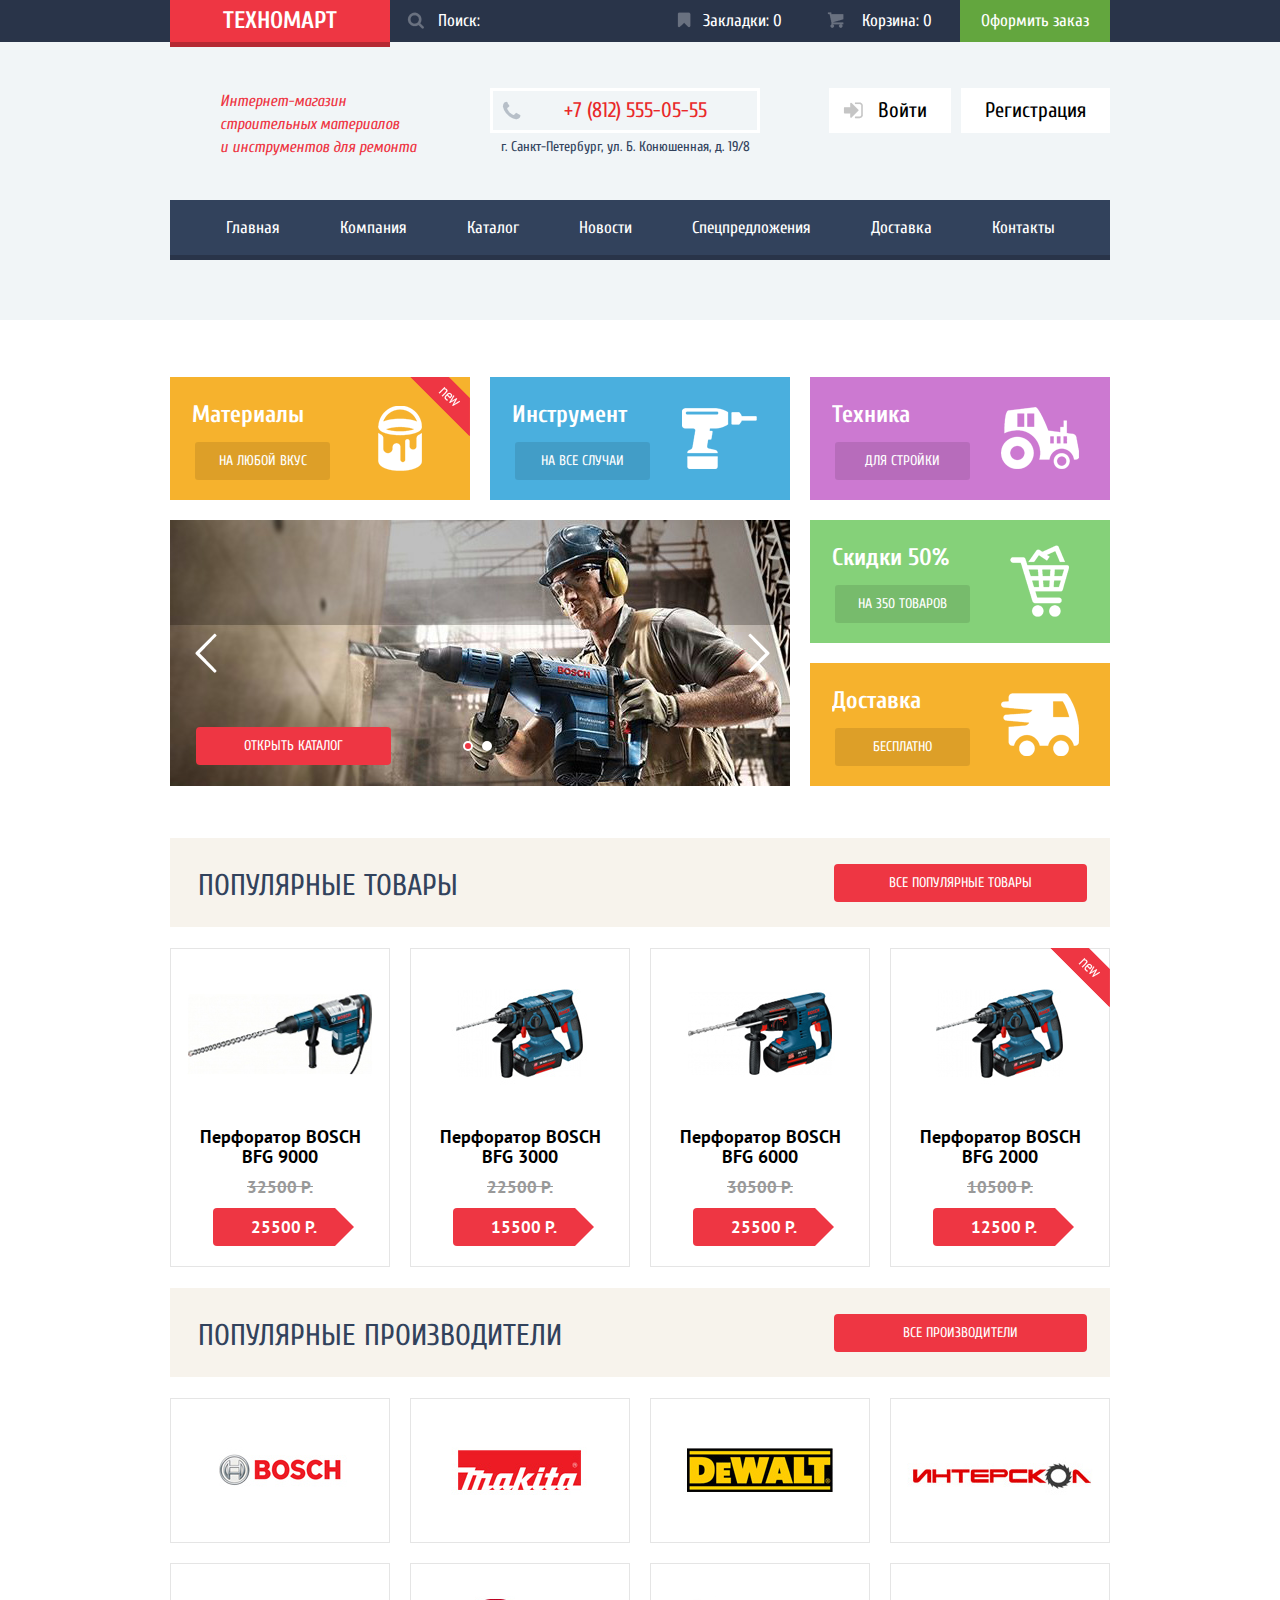
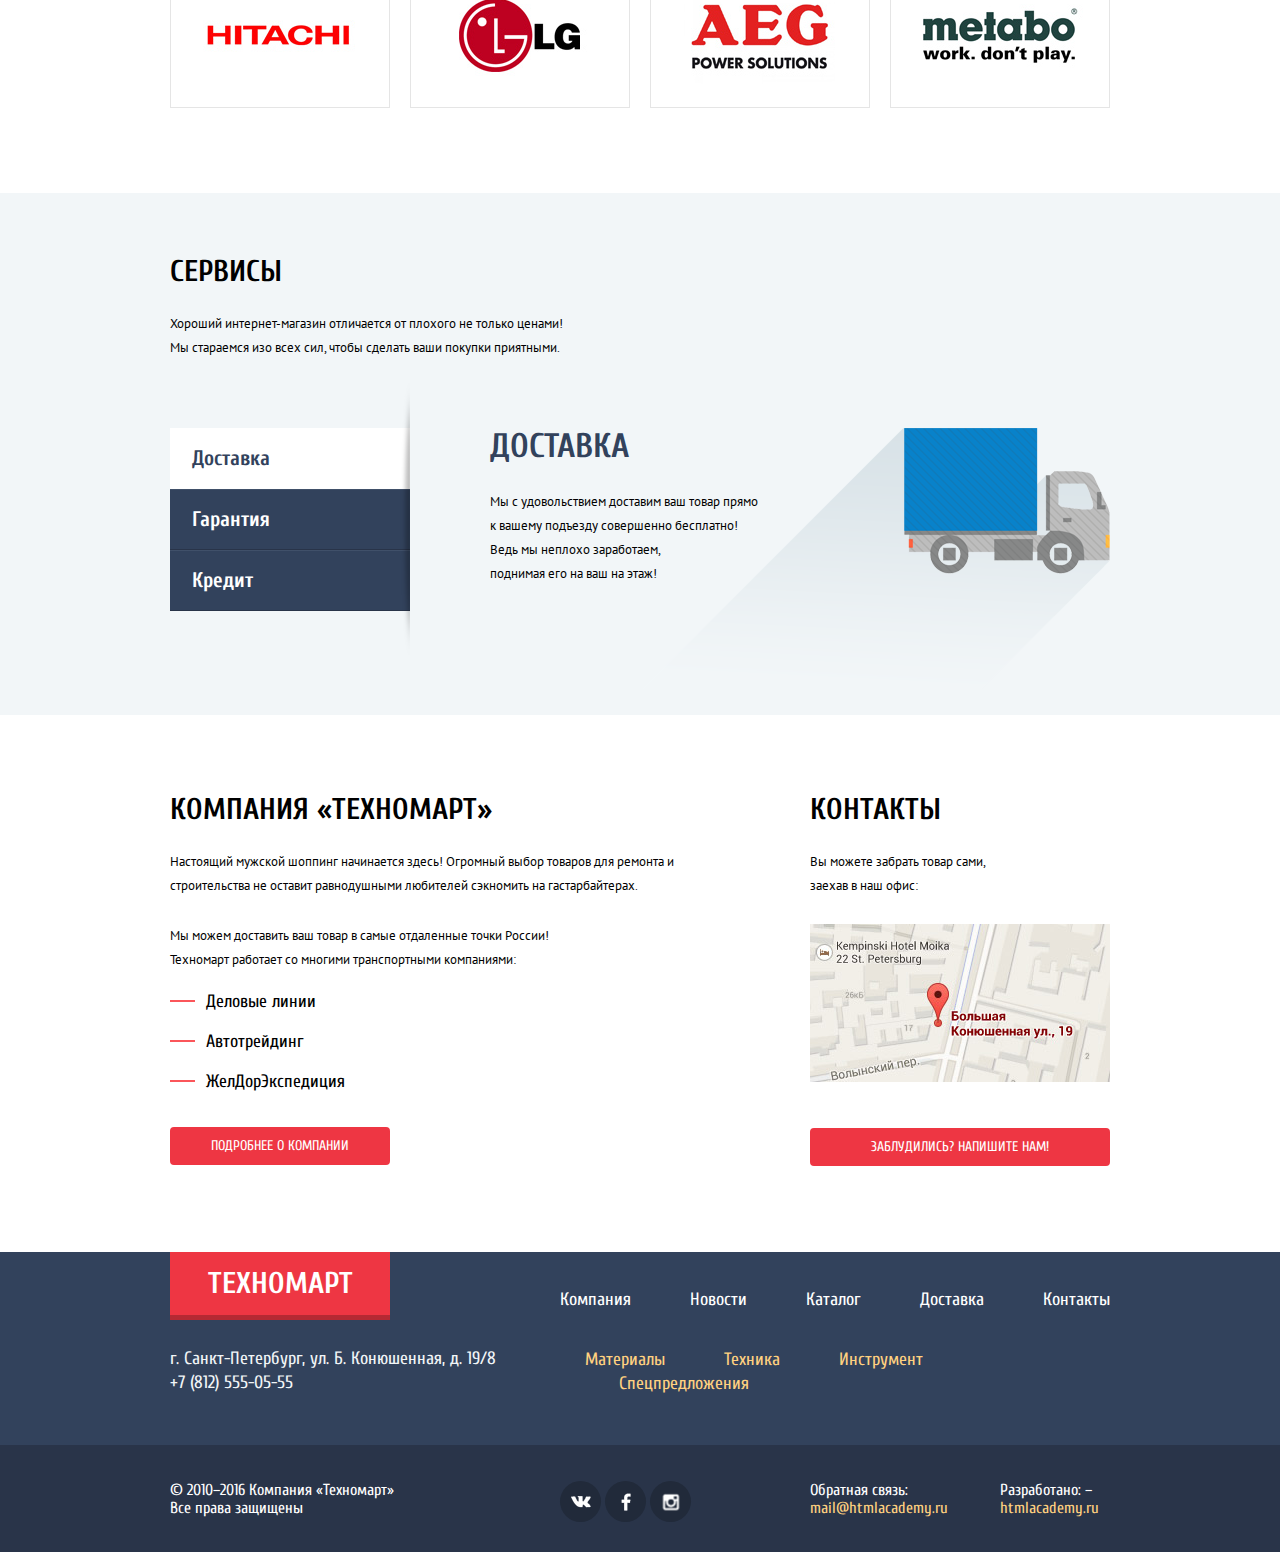
<file: index.html>
<!DOCTYPE html>
<html lang="ru">
  <head>
     <meta charset="UTF-8">
     <meta name="keywords" content="Перфораторы, стройматериалы, все для ремонта">
     <meta name="description" content="Интернет-магазин строительных материалов и инструментов для ремонта">
     <link href='https://fonts.googleapis.com/css?family=PT+Sans:400,700&amp;subset=latin,cyrillic' rel='stylesheet' type='text/css'>
     <link href='https://fonts.googleapis.com/css?family=Cuprum:400,700,400italic&amp;subset=latin,cyrillic' rel='stylesheet' type='text/css'>
     <link rel="stylesheet" href="css/normalize.css">
     <link rel="stylesheet" href="css/style.css">
     <title>Техномарт</title>
  </head>
  <body>
    <!-- Top section -->
    <div class="top-section">
      <div class="container clearfix">
      <!-- Top-section-left -->
        <div class="top-section-left clearfix">
          <a class="logo top-logo logo-link-disabled" href="index.html">Техномарт</a>
            <form class="search-form" method="get" action="#">
              <input class="search-input" type="text" name="search" id="id-search" placeholder="Поиск:">
              <label class="search-label" for="id-search">Поиск</label>
            </form>
        </div>
        <!-- Top-section-right -->
        <div class="top-section-right">
          <a class="top-section-btn bookmarks-btn" href="#">Закладки: <span class="bookamrks-count">0</span></a>
          <a class="top-section-btn cart-btn" href="#">Корзина: <span class="cart-count">0</span></a>
          <a class="top-section-btn order-btn" href="#">Оформить заказ</a>
        </div>
      </div>
    </div>
    <!-- Header -->
    <div class="header">
      <div class="container">
        <div class="header-section clearfix">
          <p class="shop-description">Интернет-магазин строительных материалов<br> и инструментов для ремонта</p>
          <div class="header-contacts">
            <span class="header-phone">+7 (812) 555-05-55</span>
            <span class="header-address">г. Санкт-Петербург, ул. Б. Конюшенная, д. 19/8</span>
          </div>
          <!-- User-block -->
          <div class="user-block">
            <div class="user-block-buttons">
              <a href="#" class="user-block-btn login-btn">Войти</a>
              <a href="#" class="user-block-btn register-btn">Регистрация</a>
            </div>
          </div>
        </div>
        <ul class="navigation">
          <li><a href="#">Главная</a></li>
          <li><a href="#">Компания</a></li>
          <li><a href="catalog.html">Каталог</a></li>
          <li><a href="#">Новости</a></li>
          <li><a href="#">Спецпредложения</a></li>
          <li><a href="#">Доставка</a></li>
          <li><a href="#">Контакты</a></li>
        </ul>
      </div>
    </div>
    <!-- Index-content -->
    <div class="index-content">
      <!-- Offers -->
      <div class="container">
        <!-- Offers-top-section -->
        <div class="offers-top-section clearfix">
          <!-- Offer -->
          <div class="offer offer-1 clearfix">
            <div class="new-flag offer-new-flag">Новинка</div>
            <div class="offer-section">
              <h2 class="offer-title">Материалы</h2>
              <a class="offer-link" href="#">На любой вкус</a>
            </div>
          </div>
          <!-- Offer -->
          <div class="offer offer-2 clearfix">
            <div class="offer-section">
              <h2 class="offer-title">Инструмент</h2>
              <a class="offer-link" href="#">На все случаи</a>
            </div>
          </div>
          <!-- Offer -->
          <div class="offer offer-3 clearfix">
            <div class="offer-section">
              <h2 class="offer-title">Техника</h2>
              <a class="offer-link" href="#">Для стройки</a>
            </div>
          </div>
        </div>
        <!-- Offers-section -->
        <div class="offers-section clearfix">
        <!-- Slider -->
          <div class="slider">
            <input type="radio" name="slides" id="id-slide-1" value="slide-1" checked>
            <input type="radio" name="slides" id="id-slide-2" value="slide-2">
            <label class="slider-arrow arrow-left" for="id-slide-1"></label>
            <label class="slider-arrow arrow-right" for="id-slide-2"></label>
            <div class="slider-controls">
              <label for="id-slide-1"></label>
              <label for="id-slide-2"></label>
            </div>
            <div class="slides">
              <div class="slide slide-1 hidden">
                <div class="slide-header">
                  <h2 class="slide-title">Перфораторы</h2>
                  <p class="slide-info">Настоящие мужские игрушки</p>
                </div>
                <img src="img/slide_1.jpg" alt="Слайд 1" width="620" height="266">
                <a class="btn slide-btn" href="#">Открыть каталог</a>
              </div>
              <div class="slide slide-2 hidden">
                <div class="slide-header">
                  <h2 class="slide-title">Дрели</h2>
                  <p class="slide-info">Соседям на радость!</p>
                </div>
                <img src="img/slide_2.jpg" alt="Слайд 2" width="620" height="266">
                <a class="btn slide-btn" href="#">Открыть каталог</a>
              </div>
            </div>
          </div>
          <!-- Offers-section-right -->
          <div class="offers-section-right">
            <!-- Offer -->
            <div class="offer offer-4 clearfix">
              <div class="offer-section">
                <h2 class="offer-title">Скидки 50%</h2>
                <a class="offer-link" href="#">На 350 товаров</a>
              </div>
            </div>
            <!-- Offer -->
            <div class="offer offer-5 clearfix">
              <div class="offer-section">
                <h2 class="offer-title">Доставка</h2>
                <a class="offer-link" href="#">Бесплатно</a>
              </div>
            </div>
          </div>
        </div>
        <!-- Index-popular -->
        <div class="index-popular">
          <div class="index-popular-header clearfix">
            <h2 class="index-popular-title">Популярные товары</h2>
            <a class="btn popular-header-btn" href="#">Все популярные товары</a>
          </div>
          <!-- Блок-выравниватель  -->
          <div class="items-row">
            <ul class="index-popular-items">
                <!-- Item -->
              <li class="catalog-item">
                <div class="catalog-actions">
                  <a class="item-action item-action-buy" href="#">Купить</a>
                  <a class="item-action item-action-bookmark" href="#">В закладки</a>
                </div>
                <div class="catalog-item-image">
                  <img src="img/bfg9000_preview.jpg" alt="BFG 9000" width="218" height="170">
                </div>
                <span class="catalog-item-category">Перфоратор BOSCH<br>
                BFG 9000</span>
                <span class="catalog-item-discount">32500 Р.</span>
                <div class="catalog-item-price">25500 Р.</div>
              </li>
              <!-- Item -->
              <li class="catalog-item">
                <div class="catalog-actions">
                  <a class="item-action item-action-buy" href="#">Купить</a>
                  <a class="item-action item-action-bookmark" href="#">В закладки</a>
                </div>
                <div class="catalog-item-image">
                  <img src="img/bfg3000_preview.jpg" alt="BFG 3000"  width="218" height="170">
                </div>
                <span class="catalog-item-category">Перфоратор BOSCH<br>
                BFG 3000</span>
                <span class="catalog-item-discount">22500 Р.</span>
                <div class="catalog-item-price">15500 Р.</div>
              </li>
              <!-- Item -->
              <li class="catalog-item">
                <div class="catalog-actions">
                  <a class="item-action item-action-buy" href="#">Купить</a>
                  <a class="item-action item-action-bookmark" href="#">В закладки</a>
                </div>
                <div class="catalog-item-image">
                  <img src="img/bfg6000_preview.jpg" alt="BFG 6000" width="218" height="170" >
                </div>
                <span class="catalog-item-category">Перфоратор BOSCH<br>
                BFG 6000</span>
                <span class="catalog-item-discount">30500 Р.</span>
                <div class="catalog-item-price">25500 Р.</div>
              </li>
              <!-- Item -->
              <li class="catalog-item">
                <div class="new-flag catalog-new-flag">Новинка</div>
                <div class="catalog-actions">
                  <a class="item-action item-action-buy" href="#">Купить</a>
                  <a class="item-action item-action-bookmark" href="#">В закладки</a>
                </div>
                <div class="catalog-item-image">
                  <img src="img/bfg2000_preview.jpg" alt="BFG 2000"  width="218"  height="170">
                </div>
                <span class="catalog-item-category">Перфоратор BOSCH<br>
                BFG 2000</span>
                <span class="catalog-item-discount">10500 Р.</span>
                <div class="catalog-item-price">12500 Р.</div>
              </li>
            </ul>
          </div>
        </div>
        <!-- Index-popular -->
        <div class="index-popular">
          <div class="index-popular-header clearfix">
            <h2 class="index-popular-title">Популярные производители</h2>
            <a href="#" class="btn popular-header-btn">Все производители</a>
          </div>
          <div class="items-row">
            <ul class="index-popular-brands">
              <li><a class="brand" href="#"><img src="img/bosch.jpg" alt="Bosh" width="218" height="143"></a></li>
              <li><a class="brand" href="#"><img src="img/Makita.jpg" alt="Makita" width="218" height="143"></a></li>
              <li><a class="brand" href="#"><img src="img/DeWALT.jpg" alt="DeWalt" width="218" height="143"></a></li>
              <li><a class="brand" href="#"><img src="img/Interscol.jpg" alt="Interscol" width="218" height="143"></a></li>
              <li><a class="brand" href="#"><img src="img/Hitachi.jpg" alt="Hitachi" width="218" height="143"></a></li>
              <li><a class="brand" href="#"><img src="img/LG.jpg" alt="LG" width="218" height="143"></a></li>
              <li><a class="brand" href="#"><img src="img/AEG.jpg" alt="AEG" width="218" height="143"></a></li>
              <li><a class="brand" href="#"><img src="img/Metabo.jpg" alt="Metabo" width="218" height="143"></a></li>
            </ul>
          </div>
        </div>
      </div>
    </div>
    <!-- Services -->
    <div class="services">
      <div class="container">
        <div class="services-header clearfix">
          <h3 class="services-title">Сервисы</h3>
          <p class="services-description">Хороший интернет-магазин отличается от плохого не только ценами!<br>
          Мы стараемся изо всех сил, чтобы сделать ваши покупки приятными.</p>
        </div>
        <!-- Services-section -->
        <div class="services-section clearfix">
          <input type="radio" name="services" id="id-service-1" checked>
          <input type="radio" name="services" id="id-service-2">
          <input type="radio" name="services" id="id-service-3">
          <ul class="services-menu">
            <li>
              <label class="services-menu-item" for="id-service-1">Доставка</label>
            </li>
            <li>
              <label class="services-menu-item" for="id-service-2">Гарантия</label>
            </li>
            <li>
              <label class="services-menu-item" for="id-service-3">Кредит</label>
            </li>
          </ul>
          <div class="service-info service-1-info">
            <h2 class="service-info-title">Доставка</h2>
            <p class="service-info-description">Мы с удовольствием доставим ваш товар прямо<br> к вашему подъезду совершенно бесплатно!<br>
            Ведь мы неплохо заработаем,<br> поднимая его на ваш на этаж!</p>
            <div class="service-image">
              <img src="img/service_car.png" alt="Доставка" width="468" height="261">
            </div>
          </div>
          <div class="service-info service-2-info hidden ">
            <h2 class="service-info-title">Гарантия</h2>
            <p class="service-info-description">Если купленный у нас товар поломается или заискрит,<br>
             а также в случае пожара, спровоцированного его возгаранием,<br>
             вы всегда можете быть уверены в нашей гарантии. Мы обменяем<br>
            сгоревший товар на новый.<br>
             Дом уж восстановите как-нибудь сами.</p>
            <div class="service-image">
              <img src="img/service_guarantee.png" alt="Гарантия" width="389"  height="261">
            </div>
          </div>
          <div class="service-info service-3-info hidden">
            <h2 class="service-info-title">Кредит</h2>
            <p class="service-info-description">Залезть в долговую яму стало проще!<br>
            Кредитные консультанты придут вам на помощь.</p>
            <a class="btn service-info-btn" href="#">Отправить заявку</a>
            <div class="service-image">
              <img src="img/service_credit.png" alt="Кредит" width="465" height="261">
            </div>
          </div>
        </div>
      </div>
    </div>
    <!-- Information -->
    <div class="info clearfix">
      <div class="container">
        <!-- Information-section-left -->
        <div class="info-section-left clearfix">
          <h3 class="info-section-title">Компания &laquo;Техномарт&raquo;</h3>
          <p class="info-section-description">Настоящий мужской шоппинг начинается здесь!
          Огромный выбор товаров для ремонта и строительства не оставит равнодушными любителей
          сэкномить на гастарбайтерах.</p>
          <p class="info-section-description">Мы можем доставить ваш товар в самые отдаленные точки России!<br>
          Техномарт работает со многими транспортными компаниями:</p>
          <ul class="info-section-list">
            <li>Деловые линии</li>
            <li>Автотрейдинг</li>
            <li>ЖелДорЭкспедиция</li>
          </ul>
          <a class="btn info-section-left-btn" href="#">Подробнее о компании</a>
        </div>
        <!-- Information-section-right -->
        <div class="info-section-right">
          <h3 class="info-section-title">Контакты</h3>
          <p class="info-section-description">Вы можете забрать товар сами, <br>
          заехав в наш офис:</p>
          <div class="map-preview">
            <iframe src="https://www.google.com/maps/embed?pb=!1m18!1m12!1m3!1d3361.2849443839336!2d30.32106132297037!3d59.93824860270217!2m3!1f0!2f0!3f0!3m2!1i1024!2i768!4f13.1!3m3!1m2!1s0x4696310fb661d55f%3A0xd0cc7f055debe430!2z0JHQvtC70YzRiNCw0Y8g0JrQvtC90Y7RiNC10L3QvdCw0Y8g0YPQuy4sINCh0LDQvdC60YIt0J_QtdGC0LXRgNCx0YPRgNCzLCDQoNC-0YHRgdC40Y8sIDE5MTE4Ng!5e0!3m2!1sru!2sus!4v1456087288458" width="300" height="158" style="border:0" allowfullscreen></iframe>
            <!-- Я не знаю как по другому -->
            <!--проследить клик для Javascript -->
            <!--поэтому сделал этот overlay -->
            <div class="map-overlay"></div>
          </div>
          <a class="btn info-section-right-btn show-write-us" href="#">Заблудились? Напишите нам!</a>
        </div>
      </div>
    </div>
    <!-- Footer -->
    <div class="footer">
      <div class="container clearfix">
      <!-- Footer-section-left  -->
        <div class="footer-section-left">
          <a class="logo footer-logo logo-link-disabled" href="index.html">Техномарт</a>
          <p class="footer-address">г. Санкт-Петербург, ул. Б. Конюшенная, д. 19/8<br>
          +7 (812) 555-05-55</p>
        </div>
      <!-- Footer-section-right  -->
        <div class="footer-section-right">
          <ul class="footer-menu footer-menu-1">
            <li><a href="#">Компания</a></li>
            <li><a href="#">Новости</a></li>
            <li><a href="#">Каталог</a></li>
            <li><a href="#">Доставка</a></li>
            <li><a href="#">Контакты</a></li>
          </ul>
          <ul class="footer-menu footer-menu-2">
            <li><a href="#">Материалы</a></li>
            <li><a href="#">Техника</a></li>
            <li><a href="#">Инструмент</a></li>
            <li><a href="#">Спецпредложения</a></li>
          </ul>
        </div>
      </div>
    </div>
    <!-- Bottom-section -->
    <div class="bottom-section clearfix">
      <div class="container">
        <p class="bottom-copyright">&copy; 2010–2016 Компания «Техномарт»<br>
        Все права защищены</p>
        <div class="bottom-socials">
          <a class="social-btn social-btn-vk" href="#">Вконтакте</a>
          <a class="social-btn social-btn-fb" href="#">Фейсбук</a>
          <a class="social-btn social-btn-instagram" href="#">Инстаграм</a>
        </div>
        <div class="bottom-contacts">
          <p class="bottom-contacts-section call-back">Обратная связь:<br><a href="#">mail@htmlacademy.ru</a></p>
          <p class="bottom-contacts-section design-by">Разработано: &#8211;<br><a href="#">htmlacademy.ru</a></p>
        </div>
      </div>
    </div>
    <!-- /////////////////////////////////////// -->
    <!-- /////////////// Pop-ups ////////////////-->
    <!-- /////////////////////////////////////// -->
    <!-- write-us form  -->
    <form class="write-us-form hidden" action="#" method="post">
      <i class="close-button write-us-close">Закрыть</i>
      <div class="popup-container clearfix">
        <div class="write-us-inputs-left">
          <label for="id-your-name">Ваше имя:</label>
          <input type="text" name="your-name" id="id-your-name" placeholder="Представьтесь, пожалуйста">
        </div>
        <div class="write-us-inputs-right">
          <label for="id-your-email">Ваш e-mail:</label>
          <input type="text" name="your-email" id="id-your-email" placeholder="Для отправки ответа">
        </div>
        <label for="id-message">Текст письма:</label>
        <textarea name="message" id="id-message" cols="30" rows="10">В свободной форме
        </textarea>
      </div>
      <div class="write-us-section">
        <button class="btn write-us-btn" type="submit">Отправить</button>
      </div>
    </form>
    <!--Popup Cart +  -->
    <div class="cart-plus hidden">
      <i class="close-button">Закрыть</i>
      <div class="cart-plus-section">
        <div class="popup-container">
          <p class="cart-plus-salute">Товар добавлен в корзину!</p>
        </div>
      </div>
      <div class="cart-plus-section-bottom clearfix">
        <div class="cart-plus-container">
          <a class="btn cart-plus-order" href="#">Оформить заказ</a>
          <a class="btn cart-plus-continue" href="#">Продолжить покупки</a>
        </div>
      </div>
    </div>
    <!--  Popup map  -->
    <div class="popup-map hidden">
      <i class="close-button map-close">Закрыть</i>
      <div class="big-map">
        <iframe src="https://www.google.com/maps/embed?pb=!1m14!1m12!1m3!1d2826.4228512996183!2d30.321970045070064!3d59.93906529517886!2m3!1f0!2f0!3f0!3m2!1i1024!2i768!4f13.1!5e0!3m2!1sru!2s!4v1455826397692" width="940" height="450" style="border:0" allowfullscreen></iframe>
      </div>
    </div>
    <div class="overlay hidden"></div>
    <!-- Javascript -->
    <script>
      var miniMap = document.querySelector(".map-overlay");
      var popup = document.querySelector(".popup-map");
      var overlay = document.querySelector(".overlay");
      var mapClose = document.querySelector(".map-close");
      var showWriteForm = document.querySelector(".show-write-us");
      var popupWriteUs = document.querySelector(".write-us-form");
      var writeUsClose = document.querySelector(".write-us-close");


      miniMap.addEventListener("click", function(event) {
        event.preventDefault();
        popup.classList.remove("hidden");
        overlay.classList.remove("hidden");
      });

      mapClose.addEventListener("click", function(event) {
        event.preventDefault();
        popup.classList.add("hidden");
        overlay.classList.add("hidden");
      });

      overlay.addEventListener("click", function(event) {
        event.preventDefault();
        popup.classList.add("hidden");
        overlay.classList.add("hidden");
        popupWriteUs.classList.add("hidden");
      });

      showWriteForm.addEventListener("click", function(event) {
        event.preventDefault();
        popupWriteUs.classList.remove("hidden");
        overlay.classList.remove("hidden");
      });

      writeUsClose.addEventListener("click", function(event) {
        event.preventDefault();
        popupWriteUs.classList.add("hidden");
        overlay.classList.add("hidden");
      });
    </script>
  </body>
</html>
</file>
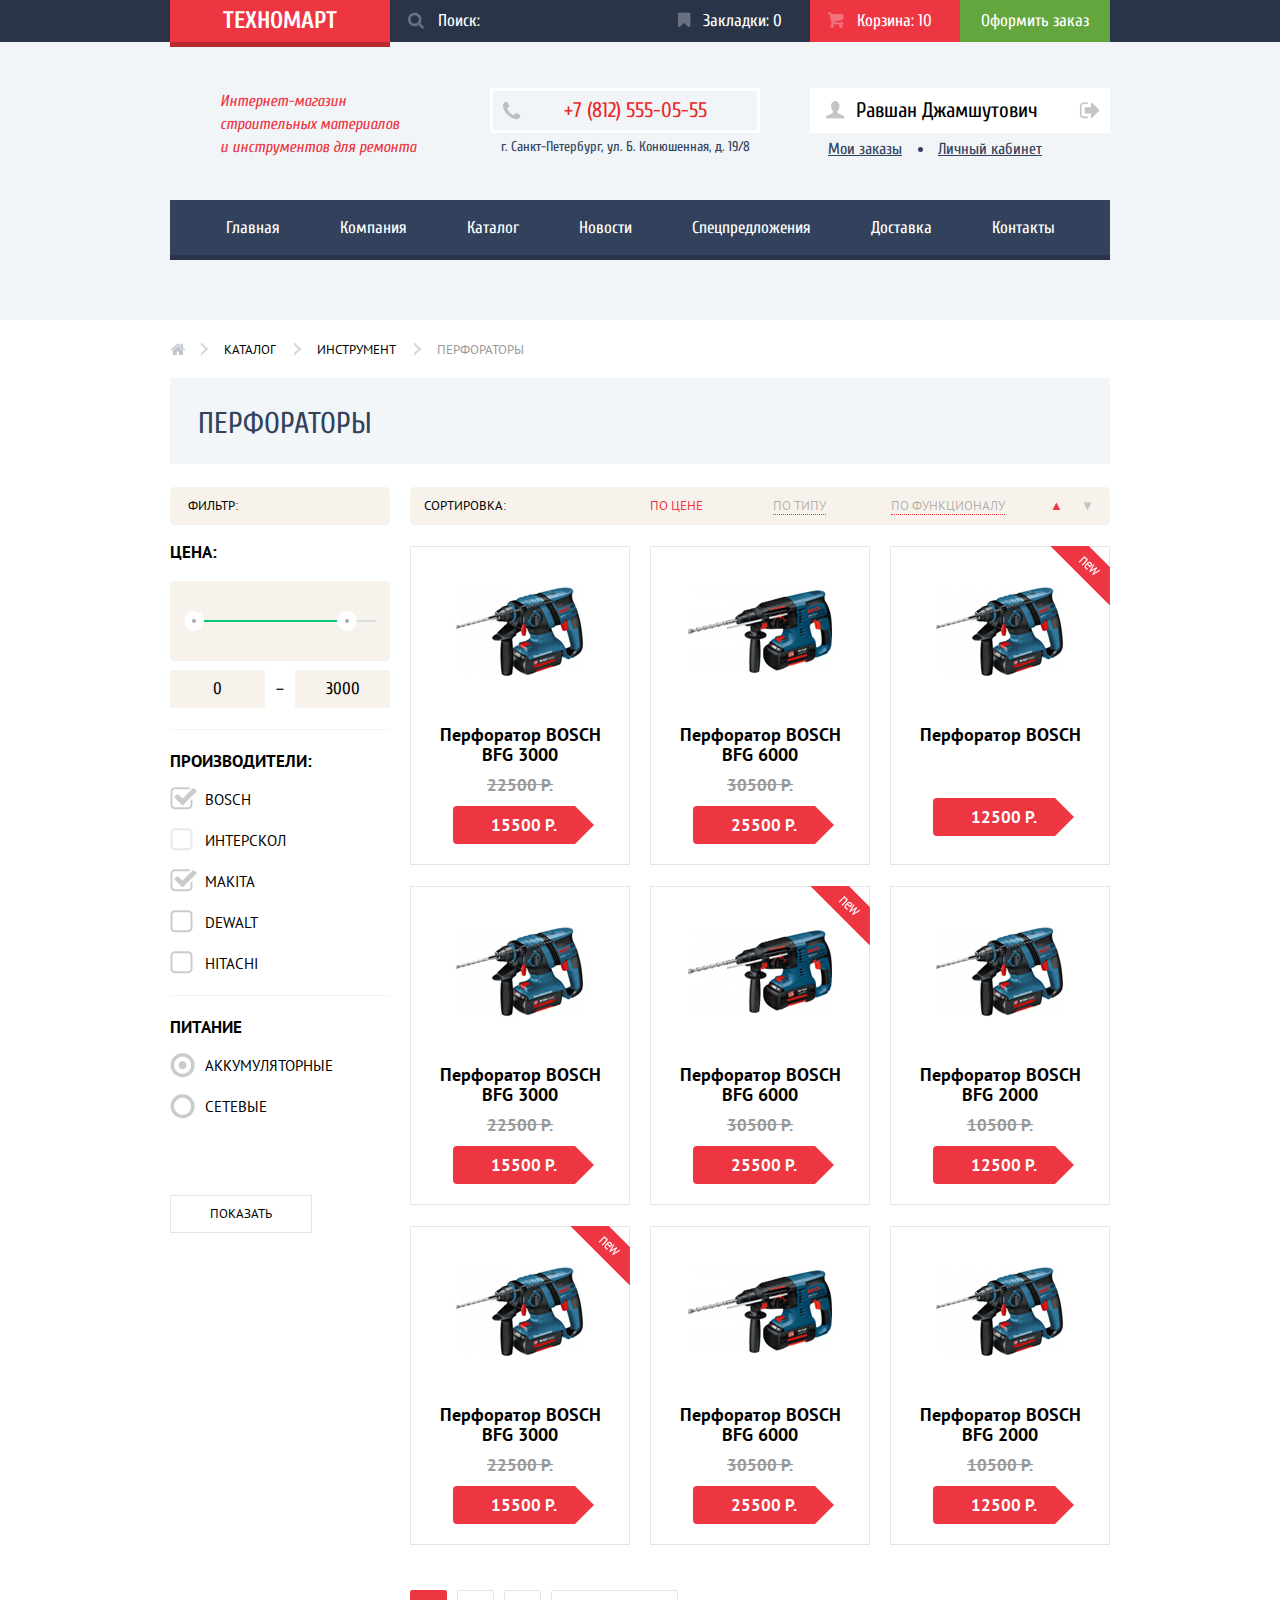
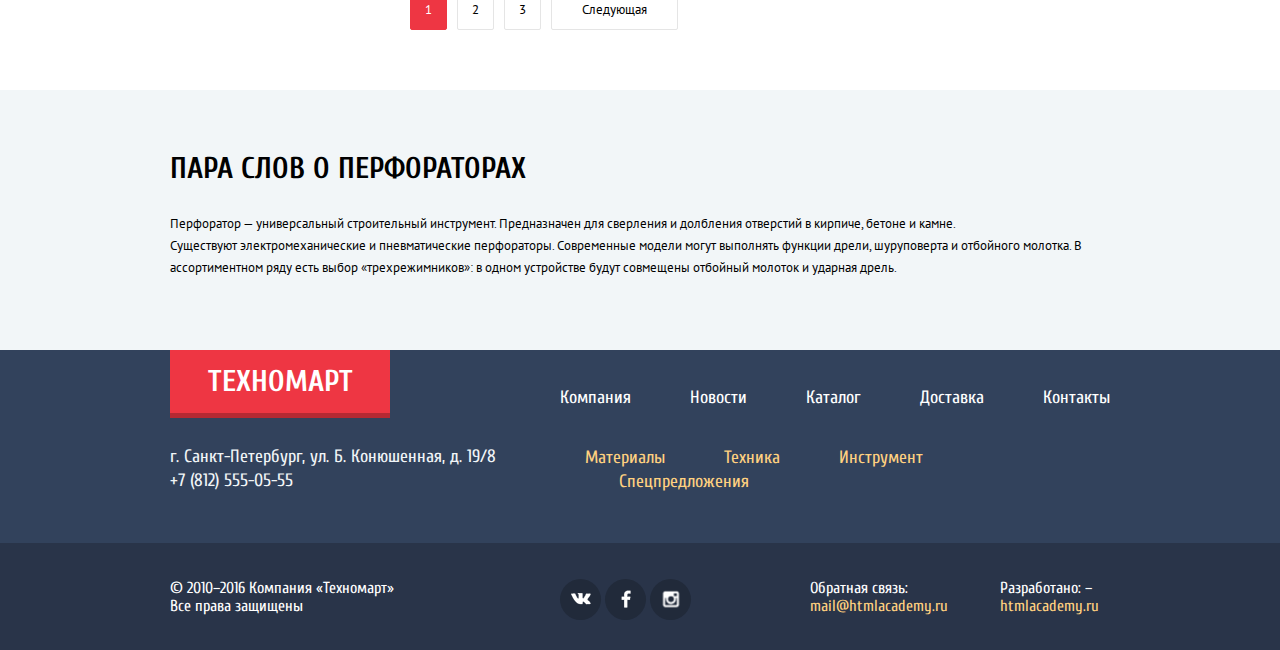
<file: catalog.html>
<!DOCTYPE html>
<html lang="ru">
  <head>
     <meta charset="UTF-8">
     <meta name="keywords" content="Перфораторы, стройматериалы, все для ремонта">
     <meta name="description" content="Интернет-магазин строительных материалов и инструментов для ремонта">
     <link href='https://fonts.googleapis.com/css?family=PT+Sans:400,700&amp;subset=latin,cyrillic' rel='stylesheet' type='text/css'>
     <link href='https://fonts.googleapis.com/css?family=Cuprum:400,700,400italic&amp;subset=latin,cyrillic' rel='stylesheet' type='text/css'>
     <link rel="stylesheet" href="css/normalize.css">
     <link rel="stylesheet" href="css/style.css">
     <title>Каталог товаров</title>
  </head>
  <body>
    <!-- Top section -->
    <div class="top-section">
      <div class="container clearfix">
      <!-- Top-section-left -->
        <div class="top-section-left clearfix">
          <a class="logo top-logo logo-link" href="index.html">Техномарт</a>
            <form class="search-form" method="get" action="#">
              <input class="search-input" type="text" name="search" id="id-search" placeholder="Поиск:">
              <label class="search-label" for="id-search">Поиск</label>
            </form>
        </div>
        <!-- Top-section-right -->
        <div class="top-section-right">
          <a class="top-section-btn bookmarks-btn" href="#">Закладки: <span class="bookamrks-count">0</span></a>
          <a class="top-section-btn cart-btn cart-no-empty" href="#">Корзина: <span class="cart-count">10</span></a>
          <a class="top-section-btn order-btn" href="#">Оформить заказ</a>
        </div>
      </div>
    </div>
    <!-- Header -->
    <div class="header">
      <div class="container">
        <div class="header-section clearfix">
          <p class="shop-description">Интернет-магазин строительных материалов<br> и инструментов для ремонта</p>
          <div class="header-contacts">
            <span class="header-phone">+7 (812) 555-05-55</span>
            <span class="header-address">г. Санкт-Петербург, ул. Б. Конюшенная, д. 19/8</span>
          </div>
          <!-- User-block -->
          <div class="user-block">
            <div class="user-block-buttons">
              <a href="#" class="user-block-btn user-in">Равшан Джамшутович</a>
              <a href="#" class="user-block-btn log-out">Выйти</a>
            </div>
            <ul class="user-pages">
              <li><a href="#">Мои заказы</a></li>
              <li><a href="#">Личный кабинет</a></li>
            </ul>
          </div>
        </div>
        <ul class="navigation">
          <li><a href="index.html">Главная</a></li>
          <li><a href="#">Компания</a></li>
          <li><a href="#">Каталог</a></li>
          <li><a href="#">Новости</a></li>
          <li><a href="#">Спецпредложения</a></li>
          <li><a href="#">Доставка</a></li>
          <li><a href="#">Контакты</a></li>
        </ul>
      </div>
    </div>
    <!-- Index-content -->
    <div class="catalog-section">
      <div class="container">
      <!-- Bread-crumbs -->
        <ul class="bread-crumbs">
          <li><a href="#">Каталог</a></li>
          <li><a href="#">Инструмент</a></li>
          <li><a href="#">Перфораторы</a></li>
        </ul>
        <div class="catalog-header">
          <h2 class="catalog-header-title">Перфораторы</h2>
        </div>
        <!-- Catalog-content -->
        <div class="catalog-content clearfix">
          <!-- Sidebar -->
          <div class="sidebar">
            <form class="filter-form" action="#" method="POST">
              <div class="filter-header clearfix">
                <div class="filter-header-title">Фильтр:</div>
              </div>

              <fieldset class="filter-fieldset">
                <legend class="filter-section-title">Цена:</legend>
                <!-- Range filter -->
                <div class="range-filter">
                  <div class="range-controls">
                    <div class="scale">
                      <div class="scale-filler">
                        <div class="scale-toggle-min"></div>
                        <div class="scale-toggle-max"></div>
                      </div>
                    </div>
                  </div>
                  <div class="price-controls clearfix">
                    <input class="min-price-range" type="text" name="min-price" id="id-min-price" value="0">
                    <div class="range-divisor">&#8211;</div>
                    <input class="max-price-range" type="text" name="max-price" id="id-max-price" value="3000">
                  </div>
                </div>
              </fieldset>
              <fieldset class="filter-fieldset">
                <legend class="filter-section-title">Производители:</legend>
                <ul class="filter-list">
                  <li class="filter-item">
                    <input type="checkbox" name="checkbox-bosch" id="id-checkbox-1" checked>
                    <label class="manufacture-label" for="id-checkbox-1">Bosch</label>
                  </li>
                  <li class="filter-item">
                    <input type="checkbox" name="checkbox-interskol" id="id-checkbox-2" disabled>
                    <label class="manufacture-label" for="id-checkbox-2" title="Нет на складе">Интерскол</label>
                  </li>
                  <li class="filter-item">
                    <input type="checkbox" name="checkbox-makita" id="id-checkbox-3" checked>
                    <label class="manufacture-label" for="id-checkbox-3">Makita</label>
                  </li>
                  <li class="filter-item">
                    <input type="checkbox" name="checkbox-dewalt" id="id-checkbox-4">
                    <label class="manufacture-label" for="id-checkbox-4">DeWalt</label>
                  </li>
                  <li class="filter-item">
                    <input type="checkbox" name="checkbox-hitachi" id="id-checkbox-5">
                    <label class="manufacture-label" for="id-checkbox-5">Hitachi</label>
                  </li>
                </ul>
              </fieldset>
              <fieldset class="filter-fieldset">
                <legend class="filter-section-title">Питание</legend>
                <ul class="filter-list">
                  <li class="filter-item">
                    <input type="radio" name="power-type" id="id-power-1" checked>
                    <label class="power-type-label" for="id-power-1">Аккумуляторные</label>
                  </li>
                  <li class="filter-item">
                    <input type="radio" name="power-type" id="id-power-2">
                    <label class="power-type-label" for="id-power-2">Сетевые</label>
                  </li>
                </ul>
              </fieldset>
              <button class="filter-submit" type="submit">Показать</button>
            </form>
          </div>
          <!-- Catalog-items -->
          <div class="catalog-items clearfix">
            <div class="catalog-filter clearfix">
              <div class="catalog-filter-title">Сортировка:</div>
              <div class="catalog-filter-types">
                <a class="filter-type filter-by-price active-filter" href="#">По цене</a>
                <a class="filter-type filter-by-type" href="#">По типу</a>
                <a class="filter-type filter-by-functions" href="#">По функционалу</a>
              </div>
              <div class="filter-directions">
                <a class="filter-direction from-up active-filter" href="#">&#9650;</a>
                <a class="filter-direction from-down" href="#">&#9660;</a>
              </div>
            </div>
            <div class="items-row">
            <ul class="catalog-items-list">
              <!-- Item -->
              <li class="catalog-item">
                <div class="catalog-actions">
                  <a class="item-action item-action-buy" href="#">Купить</a>
                  <a class="item-action item-action-bookmark" href="#">В закладки</a>
                </div>
                <div class="catalog-item-image">
                  <img src="img/bfg3000_preview.jpg" alt="BFG 3000"  width="218" height="170">
                </div>
                <span class="catalog-item-category">Перфоратор BOSCH<br>
                BFG 3000</span>
                <span class="catalog-item-discount">22500 Р.</span>
                <div class="catalog-item-price">15500 Р.</div>
              </li>
              <!-- Item -->
              <li class="catalog-item">
                <div class="catalog-actions">
                  <a class="item-action item-action-buy" href="#">Купить</a>
                  <a class="item-action item-action-bookmark" href="#">В закладки</a>
                </div>
                <div class="catalog-item-image">
                  <img src="img/bfg6000_preview.jpg" alt="BFG 6000" width="218" height="170" >
                </div>
                <span class="catalog-item-category">Перфоратор BOSCH<br>
                BFG 6000</span>
                <span class="catalog-item-discount">30500 Р.</span>
                <div class="catalog-item-price">25500 Р.</div>
              </li>
              <!-- Item -->
              <li class="catalog-item">
                <div class="new-flag catalog-new-flag">Новинка</div>
                <div class="catalog-actions">
                  <a class="item-action item-action-buy" href="#">Купить</a>
                  <a class="item-action item-action-bookmark" href="#">В закладки</a>
                </div>
                <div class="catalog-item-image">
                  <img src="img/bfg2000_preview.jpg" alt="BFG 2000"  width="218"  height="170">
                </div>
                <span class="catalog-item-category">Перфоратор BOSCH</span>
                <span class="catalog-item-model">BFG 2000<br>
                10500 Р.</span>
                <div class="catalog-item-price">12500 Р.</div>
              </li>
              <!-- Item -->
              <li class="catalog-item">
                <div class="catalog-actions">
                  <a class="item-action item-action-buy" href="#">Купить</a>
                  <a class="item-action item-action-bookmark" href="#">В закладки</a>
                </div>
                <div class="catalog-item-image">
                  <img src="img/bfg3000_preview.jpg" alt="BFG 3000"  width="218" height="170">
                </div>
                <span class="catalog-item-category">Перфоратор BOSCH<br>
                BFG 3000</span>
                <span class="catalog-item-discount">22500 Р.</span>
                <div class="catalog-item-price">15500 Р.</div>
              </li>
              <!-- Item -->
              <li class="catalog-item">
              <div class="new-flag catalog-new-flag">Новинка</div>
                <div class="catalog-actions">
                  <a class="item-action item-action-buy" href="#">Купить</a>
                  <a class="item-action item-action-bookmark" href="#">В закладки</a>
                </div>
                <div class="catalog-item-image">
                  <img src="img/bfg6000_preview.jpg" alt="BFG 6000" width="218" height="170" >
                </div>
                <span class="catalog-item-category">Перфоратор BOSCH<br>
                BFG 6000</span>
                <span class="catalog-item-discount">30500 Р.</span>
                <div class="catalog-item-price">25500 Р.</div>
              </li>
              <!-- Item -->
              <li class="catalog-item">
                <div class="catalog-actions">
                  <a class="item-action item-action-buy" href="#">Купить</a>
                  <a class="item-action item-action-bookmark" href="#">В закладки</a>
                </div>
                <div class="catalog-item-image">
                  <img src="img/bfg2000_preview.jpg" alt="BFG 2000"  width="218"  height="170">
                </div>
                <span class="catalog-item-category">Перфоратор BOSCH<br>
                BFG 2000</span>
                <span class="catalog-item-discount">10500 Р.</span>
                <div class="catalog-item-price">12500 Р.</div>
              </li>
              <!-- Item -->
              <li class="catalog-item">
                <div class="new-flag catalog-new-flag">Новинка</div>
                <div class="catalog-actions">
                  <a class="item-action item-action-buy" href="#">Купить</a>
                  <a class="item-action item-action-bookmark" href="#">В закладки</a>
                </div>
                <div class="catalog-item-image">
                  <img src="img/bfg3000_preview.jpg" alt="BFG 3000"  width="218" height="170">
                </div>
                <span class="catalog-item-category">Перфоратор BOSCH<br>
                BFG 3000</span>
                <span class="catalog-item-discount">22500 Р.</span>
                <div class="catalog-item-price">15500 Р.</div>
              </li>
              <!-- Item -->
              <li class="catalog-item">
                <div class="catalog-actions">
                  <a class="item-action item-action-buy" href="#">Купить</a>
                  <a class="item-action item-action-bookmark" href="#">В закладки</a>
                </div>
                <div class="catalog-item-image">
                  <img src="img/bfg6000_preview.jpg" alt="BFG 6000" width="218" height="170" >
                </div>
                <span class="catalog-item-category">Перфоратор BOSCH<br>
                BFG 6000</span>
                <span class="catalog-item-discount">30500 Р.</span>
                <div class="catalog-item-price">25500 Р.</div>
              </li>
              <!-- Item -->
              <li class="catalog-item">
                <div class="catalog-actions">
                  <a class="item-action item-action-buy" href="#">Купить</a>
                  <a class="item-action item-action-bookmark" href="#">В закладки</a>
                </div>
                <div class="catalog-item-image">
                  <img src="img/bfg2000_preview.jpg" alt="BFG 2000"  width="218"  height="170">
                </div>
                <span class="catalog-item-category">Перфоратор BOSCH<br>
                BFG 2000</span>
                <span class="catalog-item-discount">10500 Р.</span>
                <div class="catalog-item-price">12500 Р.</div>
              </li>
            </ul>
          </div>
          <ul class="pagination">
            <li><a href="#" class="pagination-item pagination-current">1</a></li>
            <li><a href="#" class="pagination-item">2</a></li>
            <li><a href="#" class="pagination-item">3</a></li>
            <li><a href="#" class="pagination-item next-page">Следующая</a></li>
          </ul>
          </div>
        </div>
      </div>
    </div>
    <!-- Services -->
    <div class="about-something">
      <div class="container">
        <h2 class="info-section-title">Пара слов о перфораторах</h2>
        <p class="about-something-info">Перфоратор — универсальный строительный инструмент.
        Предназначен для сверления и долбления отверстий в кирпиче, бетоне и камне.<br>
        Существуют электромеханические и пневматические перфораторы.
        Современные модели могут выполнять функции дрели, шуруповерта и отбойного молотка.
        В ассортиментном ряду есть выбор «трехрежимников»:
        в одном устройстве будут совмещены отбойный молоток и ударная дрель.</p>
      </div>
    </div>

    <!-- Footer -->
    <div class="footer">
      <div class="container clearfix">
      <!-- Footer-section-left  -->
        <div class="footer-section-left">
          <a class="logo footer-logo logo-link" href="index.html">Техномарт</a>
          <p class="footer-address">г. Санкт-Петербург, ул. Б. Конюшенная, д. 19/8<br>
          +7 (812) 555-05-55</p>
        </div>
      <!-- Footer-section-right  -->
        <div class="footer-section-right">
          <ul class="footer-menu footer-menu-1">
            <li><a href="#">Компания</a></li>
            <li><a href="#">Новости</a></li>
            <li><a href="#">Каталог</a></li>
            <li><a href="#">Доставка</a></li>
            <li><a href="#">Контакты</a></li>
          </ul>
          <ul class="footer-menu footer-menu-2">
            <li><a href="#">Материалы</a></li>
            <li><a href="#">Техника</a></li>
            <li><a href="#">Инструмент</a></li>
            <li><a href="#">Спецпредложения</a></li>
          </ul>
        </div>
      </div>
    </div>
    <!-- Bottom-section -->
    <div class="bottom-section clearfix">
      <div class="container">
        <p class="bottom-copyright">&copy; 2010–2016 Компания «Техномарт»<br>
        Все права защищены</p>
        <div class="bottom-socials">
          <a class="social-btn social-btn-vk" href="#">Вконтакте</a>
          <a class="social-btn social-btn-fb" href="#">Фейсбук</a>
          <a class="social-btn social-btn-instagram" href="#">Инстаграм</a>
        </div>
        <div class="bottom-contacts">
          <p class="bottom-contacts-section call-back">Обратная связь:<br><a href="#">mail@htmlacademy.ru</a></p>
          <p class="bottom-contacts-section design-by">Разработано: &#8211;<br><a href="#">htmlacademy.ru</a></p>
        </div>
      </div>
    </div>
    <!-- /////////////////////////////////////// -->
    <!-- /////////////// Pop-ups ////////////////-->
    <!-- /////////////////////////////////////// -->
    <!--Popup Cart +  -->
    <div class="cart-plus hidden">
      <i class="close-button">Закрыть</i>
      <div class="cart-plus-section">
        <div class="popup-container">
          <p class="cart-plus-salute">Товар добавлен в корзину!</p>
        </div>
      </div>
      <div class="cart-plus-section-bottom clearfix">
        <div class="cart-plus-container">
          <a class="btn cart-plus-order" href="#">Оформить заказ</a>
          <a class="btn cart-plus-continue" href="#">Продолжить покупки</a>
        </div>
      </div>
    </div>
    <!-- write-us form  -->
    <form class="write-us-form hidden" action="#" method="post">
      <i class="close-button">Закрыть</i>
      <div class="write-us-container clearfix">
        <div class="write-us-inputs-left">
          <label for="id-your-name">Ваше имя:</label>
          <input type="text" name="your-name" id="id-your-name" placeholder="Представьтесь, пожалуйста">
        </div>
        <div class="write-us-inputs-right">
          <label for="id-your-email">Ваш e-mail:</label>
          <input type="text" name="your-email" id="id-your-email" placeholder="Для отправки ответа">
        </div>
        <label for="id-message">Текст письма:</label>
        <textarea name="message" id="id-message" cols="30" rows="10">В свободной форме
        </textarea>
      </div>
      <div class="write-us-section">
        <button class="btn write-us-btn" type="submit">Отправить</button>
      </div>
    </form>
    <div class="overlay hidden"></div>
    <script>
      var buyButton = document.querySelector(".item-action-buy");
      var overlay = document.querySelector(".overlay");
      var cartPlus = document.querySelector(".cart-plus");

      buyButton.addEventListener("click", function(event) {
        event.preventDefault();
        cartPlus.classList.remove("hidden");
        overlay.classList.remove("hidden");
      })
    </script>
  </body>
</html>
</file>
<file: css/style.css>
/*===========*/
/*==Sprites==*/
/*===========*/
.sprite {
    background-image: url("spritesheet.png");
    background-repeat: no-repeat;
    display: block;
}

.sprite--icon-basket {
    width: 17px;
    height: 16px;
    background-position: -10px -10px;
}

.sprite--icon-bookmark {
    width: 14px;
    height: 16px;
    background-position: -10px -46px;
}

.sprite--icon-check-off {
    width: 23px;
    height: 23px;
    background-position: -10px -82px;
}

.sprite--icon-check-on {
    width: 27px;
    height: 23px;
    background-position: -10px -125px;
}

.sprite--icon-circle {
    width: 25px;
    height: 25px;
    background-position: -10px -168px;
}

.sprite--icon-circle-dot {
    width: 25px;
    height: 25px;
    background-position: -10px -213px;
}

.sprite--icon-home {
    width: 15px;
    height: 12px;
    background-position: -10px -258px;
}

.sprite--icon-login-blue {
    width: 20px;
    height: 17px;
    background-position: -10px -290px;
}

.sprite--icon-login-grey {
    width: 20px;
    height: 17px;
    background-position: -10px -327px;
}

.sprite--icon-narrow {
    width: 22px;
    height: 40px;
    background-position: -10px -364px;
}

.sprite--icon-phone {
    width: 19px;
    height: 19px;
    background-position: -10px -424px;
}

.sprite--icon-search-grey {
    width: 17px;
    height: 17px;
    background-position: -10px -463px;
}

.sprite--icon-search-red {
    width: 17px;
    height: 17px;
    background-position: -10px -500px;
}

.sprite--icon-search-white {
    width: 17px;
    height: 17px;
    background-position: -10px -537px;
}

.sprite--icon-user-blue {
    width: 20px;
    height: 18px;
    background-position: -10px -574px;
}

.sprite--icon-user-grey {
    width: 20px;
    height: 18px;
    background-position: -10px -612px;
}

.sprite--social-facebook {
    width: 10px;
    height: 18px;
    background-position: -10px -650px;
}

.sprite--social-instagramm {
    width: 17px;
    height: 17px;
    background-position: -10px -688px;
}

.sprite--social-vk {
    width: 20px;
    height: 12px;
    background-position: -10px -725px;
}

/*Я забыл эту иконку сразу добавить в спрайт*/
/*И чтобы потом не менять все размеры*/
/*добавил ее в конец спрайта*/
/*поэтому у неё такое странное имя*/

.sprite--social-zy {
    width: 21px;
    height: 17px;
    background-position: -10px -757px;
}


/*==========*/
/*==Global==*/
/*==========*/

html, body {
  margin: 0;
  padding: 0;
}

body {
  font-size: 16px;
  line-height: 21px;
  font-family: "Cuprum", Verdana, sans-serif;
  color: #000000;
  background-color: #ffffff;
}

h2 {
  font-size: 30px;
  font-family: "Cuprum", Verdana, sans-serif;
  line-height: 38px;
  color: #32425c;
}

h3 {
  font-size: 30px;
  font-family: "Cuprum", Verdana, sans-serif;
  line-height: 30px;
  color: #000;
}

a {
  text-decoration: none;
  font-family: "Cuprum", Verdana, sans-serif;
  color: #ffffff;
}

p {
  font-size: 13px;
  font-family: "Pt Sans", Verdana, sans-serif;
  line-height: 17px;
  color: #000;

}

.hidden {
  display: none;
}

.hollow {
  visibility: hidden;
}

.container {
  width: 940px;
  margin: 0 auto;
}

.clearfix::after {
  content: "";
  display: table;
  clear: both;
}

.outl {
  outline: 1px solid red;
}

.new-flag {
  position: absolute;
  top: 0;
  right: 0;
  z-index: 10;
  width: 60px;
  height: 59px;
  font-size: 0;
  background: url("../img/new-flag.png") no-repeat;
}

.btn {
  display: block;
  padding: 6px;
  font-size: 14px;
  line-height: 18px;
  text-align: center;
  text-decoration: none;
  text-transform: uppercase;
  font-family: "Cuprum", Verdana, sans-serif;
  background-color: #ee3643;
  border: 4px solid #ee3643;
  border-radius: 4px;
}

.btn:hover {
  background-color: #ca2c37;
  border-color: #ca2c37;
}

.btn:active {
  background-color: #ba2732;
  border-color: #ba2732;
}

/*=============*/
/*=Top section=*/
/*=============*/

.top-section {
  background-color: #293449;
}

.top-section-left {
  float: left;
  width: 490px;
}

.logo {
  float: left;
  font-size: 24px;
  font-weight: bold;
  line-height: 24px;
  color: #ffffff;
  text-transform: uppercase;
  text-align: center;
  text-decoration: none;
  background-color: #ee3643;
  box-shadow: 0 5px 0 0 #b52933;
}

.top-logo {
  width: 202px;
  padding: 9px;
}

.logo-link:hover {
  background-color: #ca2c37;
}

.logo-link:active {
  background-color: #ba2732;
}

.logo-link-disabled:hover {
  cursor: default;
}

.search-form {
  position: relative;
  float: left;
  width: 270px;
}

.search-label {
  position: absolute;
  top: 12px;
  left: 17px;
  width: 17px;
  height: 17px;
  font-size: 0;
  background: url("../img/sprites.png") no-repeat;
  background-position: -10px -463px;
}

.search-input {
  position: relative;
  -webkit-box-sizing: border-box;
  -moz-box-sizing: border-box;
  box-sizing: border-box;
  width: 100%;
  padding: 12px 12px 12px 48px;
  color: #ffffff;
  font-size: 17px;
  line-height: 18px;
  border: none;
  background-color: #293449;
}

.search-input:hover {
  background-color: #212a3a;
}

.search-input:hover + .search-label {
  background-position: -10px -537px;
}

.search-input:focus {
  outline: none;
  border: none;
  color: #000000;
  background-color: #ffffff;
}

.search-input:focus + .search-label {
  background-position: -10px -500px;
}

.search-input::-webkit-input-placeholder {
  color: #ffffff;
}

.search-input::-moz-placeholder {
  color: #ffffff;
}

.search-label:active {
  background-color: #ffffff;
  background-position: -10px -500px;
}

/*===================*/
/*=Top-section-right=*/
/*===================*/

.top-section-right {
  float: right;
  width: 450px;
}

.top-section-btn {
  -moz-box-sizing: border-box;
  -webkit-box-sizing: border-box;
  box-sizing: border-box;
  position: relative;
  display: block;
  float: left;
  width: 150px;
  height: 42px;
  padding: 12px 28px 0 0;
  font-size: 17px;
  line-height: 18px;
  text-align: right;
}

.bookmarks-btn::before {
  content: "";
  position: absolute;
  top: 12px;
  left: 17px;
  width: 14px;
  height: 16px;
  background: url("../img/sprites.png") no-repeat;
  background-position: -10px -46px;
  opacity: 0.3;
}

.cart-no-empty {
  background-color: #ee3643;
}

.bookmarks-no-empty {
  background-color: #ee3643;
}

.cart-btn::before {
  content: "";
  position: absolute;
  top: 12px;
  left: 17px;
  width: 17px;
  height: 16px;
  background: url("../img/sprites.png") no-repeat;
  background-position: -10px -10px;
  opacity: 0.3;
}

.order-btn {
  width: 150px;
  padding: 12px 12px 0 12px;
  text-align: center;
  background-color: #63a63e;
}
.top-section-btn:hover {
  background-color: #212a3a;
}

.top-section-btn:hover::before {
  opacity: 1;
}

.order-btn:hover {
  background-color: #5fbb2d;
}

.order-btn:active,
.top-section-btn:active {
  opacity: 0.6;
}

/*==========*/
/*==Header==*/
/*==========*/

.header {
  padding: 46px 0 60px 0;
  background-color: #f1f5f7;
}

.header-section {
  margin-bottom: 39px;
}

.shop-description {
  float: left;
  width: 200px;
  margin: 0;
  padding: 2px 50px 0 50px;
  font-size: 16px;
  font-style: italic;
  font-family: "Cuprum", Verdana, sans-serif;
  line-height: 23px;
  color: #ee3643;

}

.header-contacts {
  float: left;
  width: 300px;
  margin-left: 20px;
}

.header-phone {
  position: relative;
  float: left;
  width: 214px;
  padding: 9px 50px 9px 0;
  font-size: 21px;
  line-height: 21px;
  text-transform: uppercase;
  text-align: right;
  color: #e9292a;
  border: 3px solid white;
}

.header-phone:before {
  content: "";
  position: absolute;
  top: 10px;
  left: 9px;
  width: 19px;
  height: 19px;
  background: url("../img/sprites.png") no-repeat;
  background-position: -10px -424px;
}

.header-address {
  display: block;
  clear: both;
  width: 270px;
  text-align: center;
  font-size: 14px;
  line-height: 28px;
  color: #32425c;
}

.user-block {
  float: right;
  min-width: 300px;
  text-align: right;
  font-size: 0;
}

.user-block-btn {
  display: inline-block;
  padding: 12px 24px;
  color: #000000;
  text-decoration: none;
  font-size: 21px;
  line-height: 21px;
  vertical-align: top;
  background-color: #ffffff;
}

.user-in {
  position: relative;
  width: 213px;
  padding: 12px 0 12px 46px;
  text-align: left;
  white-space: nowrap;
  overflow: hidden;
  text-overflow: ellipsis;
}

.user-in::before {
  content: "";
  position: absolute;
  top: 13px;
  left: 15px;
  width: 20px;
  height: 18px;
  background: url("../img/sprites.png") no-repeat;
  background-position: -10px -612px;
}

.log-out {
  position: relative;
  width: 41px;
  height: 45px;
  margin: 0;
  padding: 0;
  font-size: 0;
}

.log-out::before {
  content: "";
  position: absolute;
  top: 14px;
  left: 10px;
  width: 21px;
  height: 17px;
  background: url("../img/sprites.png") no-repeat;
  background-position: -10px -757px;
}

.login-btn {
  position: relative;
  padding-left: 49px;
}

.login-btn::before {
  content: "";
  position: absolute;
  top: 14px;
  left: 14px;
  width: 20px;
  height: 17px;
  background: url("../img/sprites.png") no-repeat;
  background-position: -10px -327px;
}

.register-btn {
  margin-left: 10px;
}

.user-pages {
  margin: 6px 0 0 0;
  padding: 0;
  text-align: left;
  line-height: 0;
  list-style: none;
}

.user-pages li {
  margin: 0;
  padding: 0;
  display: inline-block;
}

.user-pages a {
  position: relative;
  margin: 0 18px;
  color: #32425c;
  font-size: 16px;
  line-height: 21px;
  text-decoration: underline;
}

.user-pages li:nth-child(2) a:before {
  content: "";
  position: absolute;
  top: 7px;
  left: -20px;
  width: 5px;
  height: 5px;
  background-color: #32425c;
  border-radius: 50%;
}

.user-block-btn:hover {
  color: #ee3643;
}

.user-block-btn:active {
  color: rgba(0, 0, 0, 0.3);
}

.login-btn:hover::before {
  background-position: -10px -290px;
}

.login-btn:active::before {
  background-position: -10px -327px;
}

.user-in:hover {
  color: #000;
}

.user-in:hover::before {
  background-position: -10px -574px;
}

.user-in:active::before {
  background-position: -10px -612px;
}

.log-out:hover::before {
  background-position: -10px -794px;
}

.log-out:active::before {
  background-position: -10px -757px;
}

.user-pages a:hover {
  color: #ee3643;
}

.user-pages a:active {
  color: rgba(0, 0, 0, 0.3);
}



/*=============*/
/*==Main menu==*/
/*=============*/

.navigation {
  margin: 0;
  padding: 0;
  background-color: #32425c;
  list-style: none;
  text-align: center;
  font-size: 0;
  border-bottom: 5px solid #293449;
}

.navigation li {
  display: inline-block;
  vertical-align: top;
}

.navigation a {
  display: block;
  padding: 19px 30px;
  font-size: 17px;
  line-height: 17px;
  text-decoration: none;
  color: #ffffff;
  background-color: #32425c;
}

.navigation a:hover {
  background-color: #293449;
}

.navigation a:active {
  color: rgba(255, 255, 255, 0.5);
  background-color: #1d2739;
  box-shadow: 0 5px 0 0 #1d2739;
}

.navigation li:last-child a {
  padding-right: 55px;
}

.navigation li:first-child a {
  padding-left: 55px;
}

/*=================*/
/*==Index content==*/
/*=================*/
.index-content {}

.catalog-section{
  margin-bottom: 60px;
}

/*================*/
/*==Bread-crumbs==*/
/*================*/

.bread-crumbs {
  margin: 18px 0;
  padding: 0;
}

.bread-crumbs li {
  display: inline;
  vertical-align: middle;
}

.bread-crumbs a {
  position: relative;
  margin-left: 37px;
  color: #000;
  font-size: 13px;
  line-height: 18px;
  font-family: "PT Sans", Verdana, sans-serif;
  text-transform: uppercase;
  text-decoration: none;
}


/*Просто я забыл добавить эту иконку в спрайт)))*/
.bread-crumbs a:before {
  content: "";
  position: absolute;
  top: 3px;
  left: -28px;
  width: 6px;
  height: 6px;
  background-color: #fff;
  border-width: 2px;
  border-style: solid;
  border-color: #d2d6db #d2d6db #fff #fff;
  transform: rotate(45deg);
  cursor: default;
}

.bread-crumbs li:first-child a {
  margin-left: 54px;
}

.bread-crumbs li:last-child a {
  cursor: default;
  color: #999;
}

.bread-crumbs li:first-child a:after {
  content: "";
  position: absolute;
  top: 2px;
  left: -54px;
  width: 15px;
  height: 12px;
  background: url("../img/sprites.png") no-repeat;
  background-position: -10px -258px;
}

.offers-top-section {
  margin-top: 57px;
}

/*===================*/
/*==Catalog content==*/
/*===================*/

.catalog-header {
  margin-bottom: 23px;
  padding: 24px 23px 25px 28px;
  background-color: #f2f6f8;
}

.catalog-header-title {
  margin: 7px 0 0 0;
  padding: 0;
  font-size: 30px;
  line-height: 30px;
  text-transform: uppercase;
  font-weight: normal;
}

/*===========*/
/*==Sidebar==*/
/*==========*/

.sidebar {
  float: left;
  width: 220px;
}

.filter-header {
  margin: 0 0 12px 0;
  padding: 10px 18px;
  background-color: #f7f3ec;
  border-radius: 4px;
}

.filter-header-title {
  float: left;
  font-family: "PT Sans", Verdana, sans-serif;
  font-size: 13px;
  line-height: 18px;
  text-transform: uppercase;
}

.filter-fieldset {
  margin: 0 0 16px 0;
  padding: 0;
  border-width: 0 0 1px 0;
  border-color: #f7f3ec;
}

.filter-fieldset:last-of-type {
  margin-bottom: 57px;
  border: none;
}

.filter-section-title {
  margin-bottom: 14px;
  font-family: "PT Sans", Verdana, sans-serif;
  font-size: 17px;
  font-weight: bold;
  line-height: 30px;
  text-transform: uppercase;
}

.range-controls {
  width: 192px;
  margin-bottom: 9px;
  padding: 39px 14px;
  background-color: #f7f3ec;
  border-radius: 4px;
}

.scale {
  width: 100%;
  height: 2px;
  background-color: #d7dcde;
}

.scale-filler {
  position: relative;
  width: 90%;
  height: 2px;
  background-color: #00ca74;
}

.scale-toggle-min,
.scale-toggle-max {
  position: absolute;
  top: -9px;
  z-index: 100;
  width: 4px;
  height: 4px;
  background-color: #ababab;
  border: 8px solid #fff;
  border-radius: 50%;
  cursor: pointer;
}

.scale-toggle-min {
  left: 0;
}

.scale-toggle-max {
  right: 0;
}

.price-controls {
  margin-bottom: 21px;
}

.min-price-range,
.max-price-range {
  -moz-box-sizing: border-box;
  -webkit-box-sizing: border-box;
  box-sizing: border-box;
  display: block;
  padding: 10px;
  width: 95px;
  font-size: 17px;
  line-height: 18px;
  text-align: center;
  color: #000;
  background-color: #f7f3ec;
  border: none;
}

.max-price-range::-webkit-input-placeholder,
.min-price-range::-webkit-input-placeholder {
  color: #000;
}

.max-price-range::-moz-placeholder,
.min-price-range::-moz-placeholder {
  color: #000;
}

.max-price-range:focus,
.min-price-range:focus {
  outline: 0;
}

.min-price-range {
  float: left;
}

.max-price-range {
  float: right;
}

.range-divisor {
  float: left;
  width: 20px;
  padding: 10px 5px;
  font-size: 17px;
  line-height: 18px;
  text-align: center;
}

.filter-list {
  margin: 0;
  padding: 0;
  list-style: none;

}

.filter-item {
  margin-bottom: 20px;
}

.filter-item input[type="checkbox"] {
  display: none;
}

.manufacture-label {
  position: relative;
  padding-left: 35px;
  font-size: 15px;
  line-height: 20px;
  font-family: "PT Sans", Verdana, sans-serif;
  text-transform: uppercase;
  color: #000;
}

.manufacture-label::before {
  content: "";
  position: absolute;
  top: -3px;
  left: 0;
  width: 23px;
  height: 23px;
  background-image: url("../img/sprites.png");
  background-position: -10px -82px;
  cursor: pointer;
  opacity: 0.7;
}

.manufacture-label:hover::before{
  opacity: 1;
}

.filter-item input[type="checkbox"]:checked ~ .manufacture-label::before {
  width: 27px;
  background-position: -10px -125px;
}

.filter-item input[type="checkbox"]:disabled ~ .manufacture-label::before {
  opacity: 0.3;
  cursor: default;
}

.filter-item input[type="checkbox"]:disabled {
  opacity: 0.3;
  cursor: default;
}

.filter-item input[type="radio"] {
  display: none;
}

.power-type-label {
  position: relative;
  padding-left: 35px;
  font-size: 15px;
  line-height: 20px;
  font-family: "PT Sans", Verdana, sans-serif;
  text-transform: uppercase;
  color: #000;
}

.power-type-label::before {
  content: "";
  position: absolute;
  top: -3px;
  left: 0;
  width: 25px;
  height: 25px;
  background-image: url("../img/sprites.png");
  background-position: -10px -168px;
  cursor: pointer;
  opacity: 0.7;
}

.power-type-label:hover::before {
  opacity: 1;
}

.filter-item input[type="radio"]:checked ~ .power-type-label::before {
  background-position: -10px -213px;
}

.filter-item input[type="radio"]:disabled ~ .power-type-label::before {
  opacity: 0.3;
  cursor: default;
}

.filter-submit {
  padding: 9px 39px;
  font-family: "PT Sans", Verdana, sans-serif;
  font-size: 13px;
  line-height: 18px;
  text-transform: uppercase;
  background-color: #fff;
  border: 1px solid #e5e5e5;
}

/*=================*/
/*==Catalog-items==*/
/*=================*/

.catalog-filter {
  margin: 0 0 21px 0;
  padding: 10px 14px;
  font-size: 13px;
  line-height: 18px;
  font-family: "PT Sans", Verdana, sans-serif;
  text-transform: uppercase;
  background-color: #f7f3ec;
  border-radius: 4px;
}

.catalog-filter-title {
  float: left;
  margin-right: 20px;
  width: 206px;
}

.catalog-filter-types {
  float: left;
  margin-right: 20px;
  width: 380px;
}

.filter-type {
  float: left;
  display: block;
  font-size: 13px;
  line-height: 17px;
  font-family: "PT Sans", Verdana, sans-serif;
  text-transform: uppercase;
  color: rgba(0, 0, 0, 0.3);
  border-bottom: 1px dotted #ee3643;
}

.filter-type:hover {
  color: #000;
  border-bottom-style: solid;
}

.filter-type:active {
  color: #ee3643;
  border: none;
}

.filter-by-price {
  margin-right: 70px;
}

.filter-by-type {
  margin-right: 65px;
}

.filter-directions {
  float: right;
  width: 46px;
}

.filter-direction {
  color: #c6c2bd;
}

.from-up {
  margin-right: 15px;
}

.filter-direction:hover {
  color: #000;
}

.filter-direction:active {
  color: #ee3643;
}

.active-filter {
  color: #ee3643;
  border: none;
}

.active-filter:hover {
  color: #ee3643;
  border: none;
  cursor: default;
}

.catalog-items {
  float: right;
  width: 700px;
}

.catalog-items-list {
  margin: 0;
  padding: 0;
  font-size: 0;
}
/*==========*/
/*==Offers==*/
/*==========*/

.offer {
  position: relative;
  float: left;
  width: 300px;
  margin: 0 0 20px 20px;
  height: 123px;
  background-color: #f6b22d;
}

.offer::after {
  content: "";
  position: absolute;
  top: 0;
  right: 0;
  width: 140px;
  height: 123px;
  background: url("../img/spritesheet-offers.png") no-repeat;
}

.offer-1 {
  margin-left: 0;
}

.offer-1::after {
  background-position: -10px -439px;
}

.offer-2 {
  background-color: #4aafde;
}

.offer-2::after {
  background-position: -10px -296px;
}

.offer-3 {
  background-color: #cc79d1;
}

.offer-3::after {
  background-position: -10px -582px;
}

.offers-section {
  margin-bottom: 52px;
}

.offer-4 {
  background-color: #85d179;
}

.offer-4::after {
  background-position: -10px -153px;
}

.offer-5 {
  background-color: #f6b22d;
  margin-bottom: 0;
}

.offer-5::after {
  background-position: -10px -10px;
}

.offer-section {
  float: left;
  width: 138px;
  padding: 26px 0 0 22px
}

.offer-title {
  width: 138px;
  margin: 0 0 15px 0;
  padding: 0;
  font-size: 24px;
  font-weight: bold;
  line-height: 24px;
  overflow: hidden;
  white-space: nowrap;
  text-overflow: ellipsis;
  color: #fff;
}

.offer-link {
  display: block;
  float: right;
  width: 111px;
  padding: 12px;
  font-size: 14px;
  line-height: 14px;
  text-transform: uppercase;
  text-decoration: none;
  text-align: center;
  background-color: rgba(0, 0, 0, 0.1);
  border-radius: 3px;
}

.offer-link:hover {
  background-color: rgba(0, 0, 0, 0.2);
}

.offer-link:active {
  background-color: rgba(0, 0, 0, 0.3);
}

/*==========*/
/*==Slider==*/
/*==========*/

.slider {
  position: relative;
  float: left;
  width: 620px;
  height: 266px;
  background-color: #baaa9d;
}

.slider input {
  display: none;
}

.slide {
  display: none;
}

.slider-arrow {
  position: absolute;
  z-index: 60;
  top: 113px;
  width: 22px;
  height: 40px;
  background: url("../img/sprites.png") no-repeat;
  background-position: -10px -364px;
  cursor: pointer;
}

.arrow-left {
  left: 25px;
  transform: scale(-1, 1);
}

.arrow-right {
  right: 20px;
}

.slide-header {
  position: absolute;
  z-index: 50;
  top: 26px;
  left: 25px;
  width: 350px;
}

.slide-title {
  margin: 0;
  padding: 0;
  font-weight: bold;
  line-height: 36px;
  font-size: 36px;
  color: #fff;
  text-transform: uppercase;
}

.slide-info {
  margin: 0;
  padding: 0;
  font-size: 18px;
  line-height: 24px;
  font-family: "PT Sans", Verdana, sans-serif;
  color: #fff;
}

.slide img {
  position: absolute;
  top: 0;
  left: 0;
  z-index: 50;
  width: 620px;
  height: 266px;
}

.slide-btn {
  position: absolute;
  z-index: 50;
  bottom: 21px;
  left: 26px;
  width: 175px;
}

.slider-controls {
  position: absolute;
  left: 50%;
  bottom: 29px;
  z-index: 60;
  transform: translateX(-50%);
  width: 140px;
  text-align: center;
}

.slider-controls label {
  display: inline-block;
  margin-right: 5px;
  width: 6px;
  height: 6px;
  background-color: #fff;
  border: 2px solid #fff;
  border-radius: 50%;
  cursor: pointer;
}

#id-slide-1:checked ~ .slider-controls label[for="id-slide-1"],
#id-slide-2:checked ~ .slider-controls label[for="id-slide-2"] {
  background-color: #ee3643;
}

#id-slide-1:checked ~ .slides .slide:nth-child(1) {
  display: block;
}

#id-slide-2:checked ~ .slides .slide:nth-child(2) {
  display: block;
}

/*=================*/
/*==Index-popular==*/
/*=================*/

.index-popular-header {
  margin-bottom: 21px;
  padding: 26px 23px 25px 28px;
  background-color: #f7f3ec;

}

.index-popular-title {
  float: left;
  margin: 7px 0 0 0;
  padding: 0;
  font-size: 30px;
  line-height: 30px;
  text-transform: uppercase;
  font-weight: normal;
}

.popular-header-btn {
  float: right;
  width: 233px;
}

.items-row {
  margin-left: -20px;
}

.index-popular-items {
  margin: 0;
  padding: 0;
  font-size: 0;
  list-style: none;
}

.catalog-item {
  position: relative;
  display: inline-block;
  width: 218px;
  min-height: 317px;
  margin: 0 0 21px 20px;
  border: 1px solid #e5e5e5;
  font-family: "PT Sans" , Verdana, sans-serif;
  vertical-align: top;
  background-color: #fff;
}

.catalog-new-flag {
  top: -1px;
  right: -1px;
  z-index: 10;
}

.catalog-actions {
  position: absolute;
  display: none;
  top: -1px;
  left: 0;
  width: 220px;
  height: 170px;
  padding-top: 44px;
}

.item-action {
  display: block;
  width: 112px;
  margin: 0 auto;
  padding: 10px 9px 9px 9px;
  color: #fff;
  font-size: 14px;
  line-height: 14px;
  text-decoration: none;
  text-transform: uppercase;
  text-align: center;
  background-color: #63a63e;
  border: 3px solid #63a63e;
  border-radius: 3px;
}

.item-action-buy {
  position: relative;
  border-bottom-color: #367315;
  margin-bottom: 7px;
}

.item-action-buy::before {
  content: "";
  position: absolute;
  top: 8px;
  left: 10px;
  width: 17px;
  height: 16px;
  background: url("../img/sprites.png") no-repeat;
  background-position: -10px -10px;
  opacity: 0.3;
}

.item-action-bookmark {
  color: #32425c;
  background-color: #fff;
}

.catalog-item img {
  width: 100%;
}

.catalog-item-image {
  margin-bottom: 8px;
  width: 218px;
  height: 170px;
}

.catalog-item-category  {
  display: block;
  margin-bottom: 11px;
  font-size: 18px;
  line-height: 20px;
  font-weight: bold;
  color: #000;
  text-align: center;
  overflow: hidden;
  text-overflow: ellipsis;
}

.catalog-item-model {

}

.catalog-item-discount {
  display: block;
  margin-bottom: 11px;
  font-size: 17px;
  line-height: 19px;
  font-weight: bold;
  text-decoration: line-through;
  text-align: center;
  color: #999;
}

.catalog-item-price {
  position: relative;
  width: 121px;
  margin: 0 0 20px 42px;
  padding: 10px;
  font-weight: bold;
  font-size: 17px;
  line-height: 18px;
  color: #fff;
  text-align: center;
  text-transform: uppercase;
  background-color: #ee3643;
  border-radius: 4px;
}

.catalog-item-price::after {
  content: "";
  top: 0;
  right: -19px;
  position: absolute;
  border: 19px solid #fff;
  border-left-color: #ee3643
}

.catalog-item:hover img{
  visibility: hidden;
}

.catalog-item:hover  {
  box-shadow: 0 10px 25px rgba(41, 52, 73, 0.5);
}

.catalog-item:hover .catalog-actions{
  display: block;
}

.item-action-buy:hover {
  background-color: #5fbb2d;
  border-color: #5fbb2d #5fbb2d #367315 #5fbb2d;
}

.item-action-buy:hover::before {
  opacity: 1;
}

.item-action-buy:active {
  background-color: #518534;
  border-color: #518534;
}

.item-action-buy:active::before {
  opacity: 1;
}

.item-action-bookmark:hover {
  border-color: #32425c;
}

.item-action-bookmark:active {
  opacity: 0.3;
}

/*========================*/
/*==Index-popular brands==*/
/*========================*/

.index-popular-brands {
  margin: 0;
  padding: 0;
  list-style: none;
  font-size: 0;
  margin-bottom: 65px;
}

.index-popular-brands li {
  position: relative;
  display: inline-block;
  width: 218px;
  height: 143px;
  margin: 0 0 20px 20px;
  border: 1px solid #e5e5e5;
}

.brand {
  display: block;
}

.index-popular-brands img {
  width: 100%;
}

.index-popular-brands li:hover {
  box-shadow: 0 10px 25px rgba(41, 52, 73, 0.5);
}

.index-popular-brands li:active {
  box-shadow: 0 4px 10px rgba(41, 52, 73, 0.5);
}

.index-popular-brands li:active img {
  opacity: 0.3;
}

/*============*/
/*==Services==*/
/*============*/

.services {
  min-height: 458px;
  margin-bottom: 80px;
  padding: 64px 0 0 0;
  background-color: #f2f6f8;
}

.services h3 {
  margin: 0 0 25px 0;
  padding: 0;
  text-transform: uppercase;
}

.services p {
  font-family: "PT Sans", Verdana, sans-serif;
}

.services-description {
  margin: 0;
  padding: 0 0 68px 0;
  font-size: 13px;
  line-height: 24px;
  font-family: "PT Sans" , Verdana, sans-serif;
}

.services-section {
  position: relative;
}

.services-section input[type="radio"] {
  display: none;
}

.services-menu {
  position: relative;
  float: left;
  margin: 0 80px 0 0;
  padding: 0;
  width: 240px;
  list-style: none;
}

.services-menu li {
  width: 100%;
}

.services-menu::after {
  content: "";
  position: absolute;
  z-index: 10;
  top: -45px;
  right: 0;
  width: 10px;
  height: 272px;
  background: url("../img/vertical_shadow.png") no-repeat;
}

.services-menu-item {
  display: block;
  padding: 19px 20px 19px 22px;
  font-size: 21px;
  font-weight: bold;
  line-height: 21px;
  color: #fff;
  background-color: #32425c;
  border-top: 1px solid #405069;
  border-bottom: 1px solid #293449;
  cursor: pointer;
}

.services-menu-item:hover {
  background-color: #293449;
}

#id-service-1:checked ~ .services-menu label[for="id-service-1"],
#id-service-2:checked ~ .services-menu label[for="id-service-2"],
#id-service-3:checked ~ .services-menu label[for="id-service-3"] {
  color: #32425c;
  background-color: #fff;
  border-color: #fff;
}

#id-service-1:checked ~ .service-info.service-1-info,
#id-service-2:checked ~ .service-info.service-2-info,
#id-service-3:checked ~ .service-info.service-3-info {
  display: block;
}

.service-info {
  display: none;-info .service-1-info}

.service-info-title {
  padding: 0;
  margin: 0 0 24px 0;
  font-size: 34px;
  text-transform: uppercase;
}

.service-info-description {
  margin-bottom: 25px;
  font-size: 13px;
  line-height: 24px;
}

.service-image {
  position: absolute;
  top: 0;
  right: 0;
  height: 261px;
  overflow: hidden;
}

.service-info-btn {
  float: left;
  width: 175px;
}


/*=================*/
/*==About-something*/
/*=================*/

.about-something {
  padding: 60px 0 71px 0;
  background-color: #f2f6f8;
}

.about-something-info {
  margin: 0;
  padding: 0;
  font-family: "PT Sans", Verdana, sans-serif;
  line-height: 22px;
}

/*==============*/
/*==Pagination==*/
/*==============*/

.pagination {
  margin: 0;
  padding: 24px 0 0 0;
  list-style: none;
  font-size: 0;
}

.pagination li {
  display: inline-block;
  vertical-align: top;
}

.pagination-item {
  display: block;
  margin-right: 10px;
  padding: 12px 14px;
  font-size: 13px;
  line-height: 14px;
  font-family: "PT Sans", Verdana, sans-serif;
  text-align: center;
  color: #000;
  background-color: #fff;
  border: 1px solid #e5e5e5;
  border-radius: 2px;
}

.next-page {
  padding: 12px 30px;
}

.pagination-item:hover {
  border: 1px solid #bdc6ca;
}

.pagination-item:active {
  border: 1px solid #ee3643;
}

.pagination-current {
  color: #fff;
  background-color: #ee3643;
  cursor: default;
  border: 1px solid #ee3643;
}

.pagination-current:hover {
  color: #fff;
  background-color: #ee3643;
  cursor: default;
  border: 1px solid #ee3643;
}

.pagination-current:active {
  color: #fff;
  background-color: #ee3643;
  cursor: default;
  border: 1px solid #ee3643;
}
/*========*/
/*==Info==*/
/*========*/

.info {
  padding: 0 0 86px 0;
}

.info-section-left {
  float: left;
  width: 540px;
}

.info-section-title {
  margin: 0 0 25px 0;
  padding: 0;
  color: #000;
  text-transform: uppercase;
}

.info-section-description {
  margin: 0 0 26px 0;
  padding: 0;
  font-size: 13px;
  line-height: 24px;
  font-family: "PT Sans", Verdana, sans-serif;
}

.info-section-left p:last-of-type  {
  margin-bottom: 20px;
}

.info-section-list {
  margin: 0;
  padding: 0;
  float: left;
  list-style: none;
}

.info-section-list li {
  position: relative;
  margin: 0 0 20px 0;
  padding: 0 0 0 36px;
  font-size: 18px;
  line-height: 20px;
}

.info-section-list li::before {
  position: absolute;
  content: "";
  left: 0;
  top: 8px;
  width: 25px;
  height: 2px;
  background-color: #fb565a;
}

.info-section-list li:last-child {
  margin-bottom: 35px;
}

.info-section-left-btn {
  clear: both;
  float: left;
  width: 200px;
}

.info-section-right {
  float: right;
  width: 300px;
}

.map-preview {
  position: relative;
  margin-bottom: 46px;
  width: 300px;
  height: 158px;
  background: url("../img/map_preview.jpg") no-repeat;
}

.map-overlay {
  position: absolute;
  width: 300px;
  height: 158px;
  left: 0;
  top: 0;
  background-color: rgba(0, 0, 0, 0);
  cursor: pointer;
}

/*==========*/
/*==Footer==*/
/*==========*/

.footer {
  padding-bottom: 49px;
  background-color: #32425c;
}

.footer-section-left {
  float: left;
  width: 380px;
}

.footer-logo {
  margin-bottom: 32px;
  padding: 17px 16px 16px 16px;
  width: 188px;
  font-weight: bold;
  font-size: 30px;
  line-height: 30px;
}

.footer-address {
  clear: both;
  margin: 0;
  padding: 0;
  font-size: 18px;
  font-family: "Cuprum", Verdana, sans-serif;
  line-height: 24px;
  color: #f1f5f7;
}

.footer-section-right {
  float: right;
  width: 550px;
}

.footer-menu {
  margin: 36px 0 0 0;
  padding: 0;
  font-size: 0;
  list-style: none;
  text-align: left;
}

.footer-menu li {
  display: inline-block;
  vertical-align: top;
}

.footer-menu-1 li {
  margin-left: 59px;
}

.footer-menu-1 li:first-child {
  margin-left: 0;
}

.footer-menu a {
  display: block;
  font-size: 18px;
  line-height: 24px;
}

.footer-menu-2 li {
  margin-left: 59px;
}

.footer-menu-2 li:first-child {
  margin-left: 25px;
}

.footer-menu-2 a {
  color: #ffd180;
}

.footer-menu a:hover {
  text-decoration: underline;
}

.footer-menu a:active {
  text-decoration: none;
  opacity: 0.5;
}
/*===================*/
/*==Bottom section===*/
/*===================*/
.bottom-section {
  padding: 36px 0 30px 0;
  background-color: #293449;
}

.bottom-copyright {
  float: left;
  width: 320px;
  margin: 0 60px 0 0;
  font-size: 16px;
  font-family: "Cuprum", Verdana, sans-serif;
  line-height: 18px;
  color: #fff;
}

.bottom-socials {
  float: left;
  padding: 0 0 0 10px;
  margin: 0 20px 0 0;
  text-align: center;
}

.social-btn {
  position: relative;
  display: inline-block;
  width: 41px;
  height: 41px;
  vertical-align: top;
  font-size: 0;
  line-height: 0;
  background-color: #212a3a;
  border-radius: 50%;

}

.social-btn::before {
  content: "";
  position: absolute;
  top: 50%;
  left: 50%;
  background: url("../img/sprites.png") no-repeat;
  transform: translate(-50%, -50%);

}

.social-btn-vk::before {
  width: 20px;
  height: 12px;
  background-position: -10px -725px;
}


.social-btn-fb::before {
  width: 10px;
  height: 18px;
  background-position: -10px -650px;
}

.social-btn-instagram::before {
  width: 17px;
  height: 17px;
  background-position: -10px -688px;
}

.social-btn:hover,
.social-btn:active {
  background-color: #ee3643;
}

.bottom-contacts {
  float: right;
}

.bottom-contacts-section {
  float: left;
  min-width: 150px;
  margin: 0;
  padding: 0;
  font-size: 16px;
  line-height: 18px;
  font-family: "Cuprum", Verdana, sans-serif;
  color: #fff;
}

.bottom-contacts-section.call-back {
  margin: 0 20px 0 0;
}

.bottom-contacts-section.design-by {
  min-width: 110px;
  padding: 0 0 0 20px;
}

.bottom-contacts a {
  font-size: 16px;
  line-height: 18px;
  color: #ffd180;
}

.bottom-contacts a:hover {
  text-decoration: underline;
}

.bottom-contacts a:active {
  color: #ee3643;
  text-decoration: none;
}

/*=========================*/
/*==Popup - write us form==*/
/*=========================*/

.write-us-form {
  position: fixed;
  top: 50%;
  left: 50%;
  z-index: 100;
  transform: translate(-50%, -50%);
  width: 620px;
  height: 423px;
  color: #000;
  border-top: 7px solid #ee3643;
  background-color: #fff;
  box-shadow: 0 20px 40px 0 rgba(0, 1, 1, 0.75);
}

.close-button {
  position: absolute;
  top: 9px;
  right: 9px;
  width: 21px;
  height: 21px;
  font-size: 0;
  cursor: pointer;
}

.map-close {
  top: -11px;
  right: -11px;
}

.close-button:before {
  content: "";
  position: absolute;
  top: 0;
  left: 8px;
  width: 5px;
  height: 21px;
  background-color: #ee3643;
  transform: rotate(45deg);
}

.close-button:after {
  content: "";
  position: absolute;
  top: 0;
  right: 8px;
  width: 5px;
  height: 21px;
  background-color: #ee3643;
  transform: rotate(-45deg);
}

.popup-container {
  width: 460px;
  margin: 0 auto 37px auto;
}

.write-us-inputs-left {
  float: left;
  width: 220px;
  margin: 45px 0 19px 0;
}

.write-us-inputs-right {
  float: right;
  width: 220px;
  margin: 45px 0 19px 0;
}

.write-us-form label {
  display: block;
  margin-bottom: 10px;
  font-size: 18px;
  line-height: 18px;
}

.write-us-form input {
  -moz-box-sizing: border-box;
  -webkit-box-sizing: border-box;
  box-sizing: border-box;
  width: 220px;
  padding: 8px 14px;
  font-size: 13px;
  font-family: "PT Sans", Verdana, sans-serif;
  line-height: 18px;
  color: #999;
  border: 2px solid #d7dcde;
  border-radius: 2px;
  outline: 0;
}

.write-us-form textarea {
  clear: both;
  -moz-box-sizing: border-box;
  -webkit-box-sizing: border-box;
  box-sizing: border-box;
  width: 460px;
  padding: 8px 14px;
  font-size: 13px;
  font-family: "PT Sans", Verdana, sans-serif;
  line-height: 18px;
  color: #999;
  border: 2px solid #d7dcde;
  border-radius: 2px;
  outline: 0;
}

.write-us-section {
  padding: 37px 0 37px 0;
  background-color: #f1f1f1;
}

.write-us-btn {
  width: 452px;
  margin: 0 auto;
  color: #fff;
  outline: 0;
}

/*=============*/
/*==Popup map==*/
/*=============*/

.popup-map {
  position: fixed;
  top: 50%;
  left: 50%;
  z-index: 100;
  width: 940px;
  height: 450px;
  transform: translate(-50%, -50%);
  box-shadow: 0 0 16px 9px rgba(35, 31, 32, 0.5);
  background:#e9e5dc url("../img/information_map_big.jpg") no-repeat;
}

/*===================*/
/*==Popup cart-plus==*/
/*===================*/

.cart-plus {
  position: fixed;
  top: 50%;
  left: 50%;
  z-index: 100;
  width: 620px;
  height: 275px;
  transform: translate(-50%, -50%);
  border-top: 7px solid #ee3643;
  background-color: #fff;
  box-shadow: 0 20px 40px 0 rgba(0, 1, 1, 0.75);
}

.cart-plus-container {
  width: 460px;
  margin: 0 auto;
}

.cart-plus-section {

}

.cart-plus-salute {
  position: relative;
  margin: 62px 0 62px 0;
  padding: 0 0 0 98px;
  font-size: 30px;
  font-family: "Cuprum";
  line-height: 39px;
}

.cart-plus-salute::before {
  content: "";
  position: absolute;
  top: -15px;
  left: 0;
  width: 66px;
  height: 66px;
  background: url("../img/cart-plus-ok.png") no-repeat;
}

.cart-plus-section-bottom {
  padding: 37px 0;
  background-color: #f1f1f1;
}

.cart-plus-order {
  float: left;
  width: 200px;
}

.cart-plus-continue {
  float: right;
  width: 200px;
  color: #000;
  background-color: #fff;
  border-color: #fff;
}

.cart-plus-continue:hover {
  color: #000;
  background-color: #ccc;
  border-color: #ccc;
}

.cart-plus-continue:active {
  color: #000;
  background-color: #999;
  border-color: #999;
}

/*===================*/
/*==Overlay==========*/
/*===================*/

.overlay {
  position: fixed;
  top: 0;
  left: 0;
  z-index: 90;
  width: 100%;
  height: 100%;
  background-color: rgba(0, 0, 0, 0.5);
}
</file>
